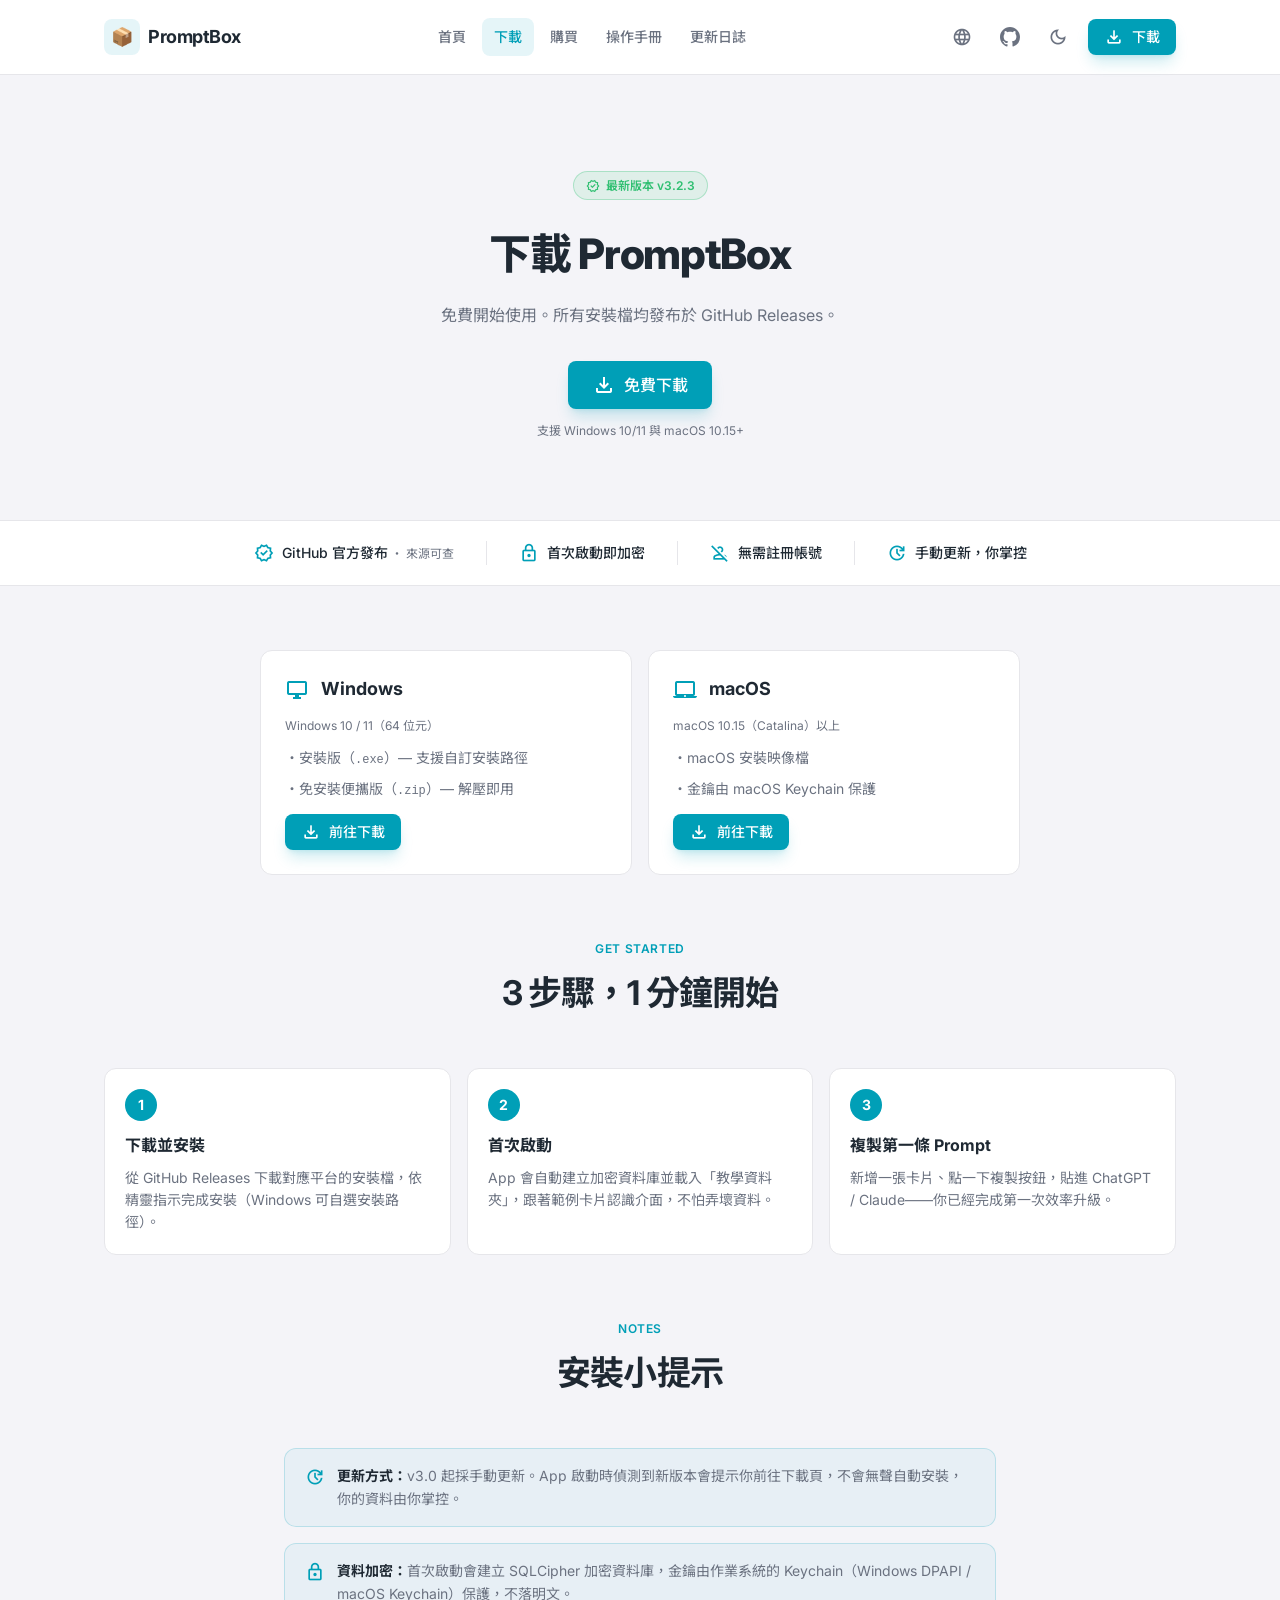
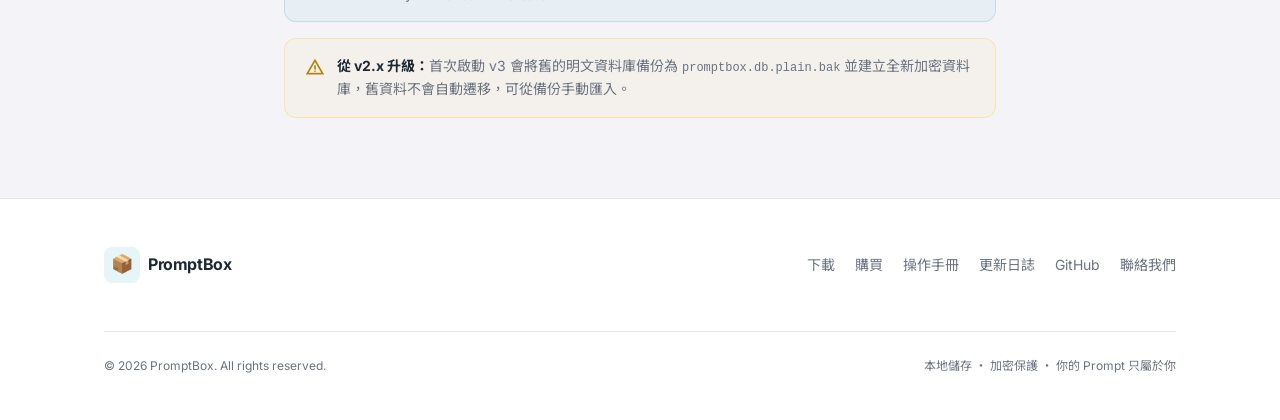
<file: download.html>
<!DOCTYPE html>
<html lang="zh-Hant">
<head>
  <meta charset="UTF-8">
  <meta name="viewport" content="width=device-width, initial-scale=1.0">
  <title>下載 PromptBox — Windows / macOS</title>
  <meta name="description" content="免費下載 PromptBox v3.2.3，支援 Windows 10/11 與 macOS 10.15+。提供安裝版與免安裝便攜版。">
  <script>
    (function () {
      try {
        var t = localStorage.getItem("pb-theme");
        if (t === "dark" || (!t && window.matchMedia("(prefers-color-scheme: dark)").matches)) {
          document.documentElement.classList.add("dark");
        }
      } catch (e) {}
    })();
  </script>
  <link rel="preconnect" href="https://fonts.googleapis.com">
  <link rel="preconnect" href="https://fonts.gstatic.com" crossorigin>
  <link href="https://fonts.googleapis.com/css2?family=Inter:wght@400;500;600;700;800&family=Noto+Sans+TC:wght@400;500;700&display=swap" rel="stylesheet">
  <link href="https://fonts.googleapis.com/css2?family=Material+Symbols+Outlined:opsz,wght,FILL,GRAD@20..48,100..700,0..1,-50..200" rel="stylesheet">
  <link rel="stylesheet" href="css/style.css">
</head>
<body>
  <a class="skip-link" href="#main">跳至主要內容</a>

  <header class="navbar">
    <div class="navbar-inner">
      <a class="brand" href="index.html" aria-label="PromptBox 首頁">
        <span class="logo-mark" aria-hidden="true">📦</span>
        <span>PromptBox</span>
      </a>
      <nav aria-label="主導覽">
        <ul class="nav-links">
          <li><a href="index.html">首頁</a></li>
          <li><a href="download.html" aria-current="page">下載</a></li>
          <li><a href="pricing.html">購買</a></li>
          <li><a href="docs.html">操作手冊</a></li>
          <li><a href="changelog.html">更新日誌</a></li>
        </ul>
      </nav>
      <div class="nav-actions">
        <button class="nav-icon-btn" type="button" aria-label="切換語言">
          <span class="material-symbols-outlined">language</span>
        </button>
        <a class="nav-icon-btn" href="https://github.com/tsa206531/PromptBox" target="_blank" rel="noopener" aria-label="GitHub 專案頁">
          <svg viewBox="0 0 16 16" aria-hidden="true"><path fill="currentColor" fill-rule="evenodd" d="M8 0C3.58 0 0 3.58 0 8c0 3.54 2.29 6.53 5.47 7.59.4.07.55-.17.55-.38 0-.19-.01-.82-.01-1.49-2.01.37-2.53-.49-2.69-.94-.09-.23-.48-.94-.82-1.13-.28-.15-.68-.52-.01-.53.63-.01 1.08.58 1.23.82.72 1.21 1.87.87 2.33.66.07-.52.28-.87.51-1.07-1.78-.2-3.64-.89-3.64-3.95 0-.87.31-1.59.82-2.15-.08-.2-.36-1.02.08-2.12 0 0 .67-.21 2.2.82.64-.18 1.32-.27 2-.27.68 0 1.36.09 2 .27 1.53-1.04 2.2-.82 2.2-.82.44 1.1.16 1.92.08 2.12.51.56.82 1.27.82 2.15 0 3.07-1.87 3.75-3.65 3.95.29.25.54.73.54 1.48 0 1.07-.01 1.93-.01 2.2 0 .21.15.46.55.38A8.01 8.01 0 0 0 16 8c0-4.42-3.58-8-8-8z" clip-rule="evenodd"/></svg>
        </a>
        <button class="theme-toggle" type="button" aria-label="切換日夜間模式">
          <span class="material-symbols-outlined icon-light">dark_mode</span>
          <span class="material-symbols-outlined icon-dark">light_mode</span>
        </button>
        <a class="btn btn-primary btn-nav-cta" href="https://github.com/tsa206531/PromptBox/releases">
          <span class="material-symbols-outlined">download</span>下載
        </a>
        <button class="nav-burger" type="button" aria-label="開啟選單" aria-expanded="false">
          <span class="material-symbols-outlined">menu</span>
        </button>
      </div>
    </div>
  </header>

  <main id="main">
    <!-- 下載首屏：OS 偵測一鍵下載 -->
    <section class="dl-hero">
      <div class="container">
        <span class="version-badge"><span class="material-symbols-outlined" style="font-size:14px" aria-hidden="true">new_releases</span>最新版本 v3.2.3</span>
        <h1>下載 PromptBox</h1>
        <p>免費開始使用。所有安裝檔均發布於 GitHub Releases。</p>
        <a class="btn btn-primary btn-lg" data-os-cta href="https://github.com/tsa206531/PromptBox/releases">
          <span class="material-symbols-outlined">download</span>
          <span data-os-label>免費下載</span>
        </a>
        <p style="margin-top:12px;font-size:12px;color:rgb(var(--color-text-secondary))" data-os-note>支援 Windows 10/11 與 macOS 10.15+</p>
      </div>
    </section>

    <!-- 下載安全信任列：正面回應「安裝安不安全」的焦慮 -->
    <section class="trust-bar">
      <div class="container trust-bar-inner reveal">
        <div class="trust-item">
          <span class="material-symbols-outlined" aria-hidden="true">verified</span>
          <span>GitHub 官方發布<span class="trust-sub"> ・ 來源可查</span></span>
        </div>
        <span class="trust-divider" aria-hidden="true"></span>
        <div class="trust-item">
          <span class="material-symbols-outlined" aria-hidden="true">lock</span>
          <span>首次啟動即加密</span>
        </div>
        <span class="trust-divider" aria-hidden="true"></span>
        <div class="trust-item">
          <span class="material-symbols-outlined" aria-hidden="true">person_off</span>
          <span>無需註冊帳號</span>
        </div>
        <span class="trust-divider" aria-hidden="true"></span>
        <div class="trust-item">
          <span class="material-symbols-outlined" aria-hidden="true">update</span>
          <span>手動更新，你掌控</span>
        </div>
      </div>
    </section>

    <!-- 平台卡片 -->
    <section class="section" style="padding-top:var(--space-16)">
      <div class="container">
        <div class="dl-platforms">
          <div class="card dl-card reveal" data-platform="win">
            <div class="dl-os"><span class="material-symbols-outlined" aria-hidden="true">desktop_windows</span>Windows</div>
            <p class="dl-req">Windows 10 / 11（64 位元）</p>
            <ul style="list-style:none;display:grid;gap:8px;font-size:14px;color:rgb(var(--color-text-secondary))">
              <li>・安裝版（<code style="font-family:var(--font-mono);font-size:12px">.exe</code>）— 支援自訂安裝路徑</li>
              <li>・免安裝便攜版（<code style="font-family:var(--font-mono);font-size:12px">.zip</code>）— 解壓即用</li>
            </ul>
            <div class="dl-actions">
              <a class="btn btn-primary" href="https://github.com/tsa206531/PromptBox/releases" target="_blank" rel="noopener">
                <span class="material-symbols-outlined">download</span>前往下載
              </a>
            </div>
          </div>
          <div class="card dl-card reveal" data-platform="mac">
            <div class="dl-os"><span class="material-symbols-outlined" aria-hidden="true">laptop_mac</span>macOS</div>
            <p class="dl-req">macOS 10.15（Catalina）以上</p>
            <ul style="list-style:none;display:grid;gap:8px;font-size:14px;color:rgb(var(--color-text-secondary))">
              <li>・macOS 安裝映像檔</li>
              <li>・金鑰由 macOS Keychain 保護</li>
            </ul>
            <div class="dl-actions">
              <a class="btn btn-primary" href="https://github.com/tsa206531/PromptBox/releases" target="_blank" rel="noopener">
                <span class="material-symbols-outlined">download</span>前往下載
              </a>
            </div>
          </div>
        </div>
      </div>
    </section>

    <!-- 3 步驟：縮短「啊哈時刻」距離 -->
    <section class="section" style="padding-top:0">
      <div class="container">
        <div class="section-head reveal">
          <span class="overline">Get Started</span>
          <h2>3 步驟，1 分鐘開始</h2>
        </div>
        <div class="steps">
          <div class="card step-card reveal">
            <div class="step-num" aria-hidden="true">1</div>
            <h3>下載並安裝</h3>
            <p>從 GitHub Releases 下載對應平台的安裝檔，依精靈指示完成安裝（Windows 可自選安裝路徑）。</p>
          </div>
          <div class="card step-card reveal">
            <div class="step-num" aria-hidden="true">2</div>
            <h3>首次啟動</h3>
            <p>App 會自動建立加密資料庫並載入「教學資料夾」，跟著範例卡片認識介面，不怕弄壞資料。</p>
          </div>
          <div class="card step-card reveal">
            <div class="step-num" aria-hidden="true">3</div>
            <h3>複製第一條 Prompt</h3>
            <p>新增一張卡片、點一下複製按鈕，貼進 ChatGPT / Claude——你已經完成第一次效率升級。</p>
          </div>
        </div>
      </div>
    </section>

    <!-- 安裝提示 -->
    <section class="section" style="padding-top:0">
      <div class="container" style="max-width:760px">
        <div class="section-head reveal">
          <span class="overline">Notes</span>
          <h2>安裝小提示</h2>
        </div>
        <div class="reveal">
          <div class="notice notice-info">
            <span class="material-symbols-outlined" aria-hidden="true">update</span>
            <p><strong>更新方式：</strong>v3.0 起採手動更新。App 啟動時偵測到新版本會提示你前往下載頁，不會無聲自動安裝，你的資料由你掌控。</p>
          </div>
          <div class="notice notice-info">
            <span class="material-symbols-outlined" aria-hidden="true">lock</span>
            <p><strong>資料加密：</strong>首次啟動會建立 SQLCipher 加密資料庫，金鑰由作業系統的 Keychain（Windows DPAPI / macOS Keychain）保護，不落明文。</p>
          </div>
          <div class="notice notice-warning">
            <span class="material-symbols-outlined" aria-hidden="true">warning</span>
            <p><strong>從 v2.x 升級：</strong>首次啟動 v3 會將舊的明文資料庫備份為 <code style="font-family:var(--font-mono);font-size:12px">promptbox.db.plain.bak</code> 並建立全新加密資料庫，舊資料不會自動遷移，可從備份手動匯入。</p>
          </div>
        </div>
      </div>
    </section>
  </main>

  <footer class="footer">
    <div class="container footer-inner">
      <a class="brand" href="index.html"><span class="logo-mark" aria-hidden="true">📦</span><span>PromptBox</span></a>
      <ul class="footer-links">
        <li><a href="download.html">下載</a></li>
        <li><a href="pricing.html">購買</a></li>
        <li><a href="docs.html">操作手冊</a></li>
        <li><a href="changelog.html">更新日誌</a></li>
        <li><a href="https://github.com/tsa206531/PromptBox" target="_blank" rel="noopener">GitHub</a></li>
        <li><a href="mailto:test1234@google.com">聯絡我們</a></li>
      </ul>
      <div class="copyright">
        <span>© 2026 PromptBox. All rights reserved.</span>
        <span>本地儲存 ・ 加密保護 ・ 你的 Prompt 只屬於你</span>
      </div>
    </div>
  </footer>

  <script src="js/main.js"></script>
</body>
</html>
</file>
<file: css/style.css>
/* ============================================================
   PromptBox 官方網站 — 全站樣式
   設計 Token 來源：design/Design System.md §5.3（純 CSS Variables 移植）
   核心公理：單一品牌青 + 透明度階(5/10/20/50%)、1px 邊框、
   8px 控件圓角 / 12px 容器圓角、4px 網格、CTA 用品牌色 20% 陰影
   ============================================================ */

/* ===== Design Tokens ===== */
:root {
  /* Color (RGB channel 格式，透明度可自由組合) */
  --color-primary: 0 159 183;
  --color-primary-hover: 0 127 147;
  --color-bg-main: 244 244 248;
  --color-bg-sidebar: 255 255 255;
  --color-bg-card: 255 255 255;
  --color-border-light: 230 230 234;
  --color-text-main: 31 41 51;
  --color-text-secondary: 107 114 128;
  --color-btn-secondary: 217 238 242;
  --color-status-success: 47 191 113;
  --color-status-warning: 254 215 102;
  --color-status-error: 254 74 73;

  /* Typography */
  --font-display: "Inter", "Noto Sans TC", sans-serif;
  --font-mono: ui-monospace, "Cascadia Code", "Source Code Pro", Menlo, Consolas, monospace;
  --text-micro: 10px;
  --text-caption: 12px;
  --text-body: 14px;
  --text-heading: 18px;
  --tracking-overline: 0.05em;
  --tracking-tight: -0.025em;

  /* Spacing (4px grid) */
  --space-1: 4px;  --space-1-5: 6px; --space-2: 8px;
  --space-3: 12px; --space-4: 16px;  --space-5: 20px;
  --space-6: 24px; --space-8: 32px;  --space-12: 48px;
  --space-16: 64px; --space-24: 96px;

  /* Geometry */
  --radius-sm: 4px; --radius-md: 6px; --radius-lg: 8px;
  --radius-xl: 12px; --radius-full: 9999px;
  --border-w: 1px;

  /* Elevation */
  --shadow-surface: 0 1px 2px 0 rgb(0 0 0 / 0.05);
  --shadow-hover: 0 4px 6px -1px rgb(0 0 0 / 0.1), 0 2px 4px -2px rgb(0 0 0 / 0.1);
  --shadow-brand-cta: 0 10px 15px -3px rgb(var(--color-primary) / 0.2),
                      0 4px 6px -4px rgb(var(--color-primary) / 0.2);
  --shadow-modal: 0 25px 50px -12px rgb(0 0 0 / 0.25);
  --z-sticky: 10;

  /* Motion */
  --duration-fast: 150ms; --duration-base: 200ms; --duration-enter: 300ms;

  /* Layout */
  --nav-height: 75px;
  --container-max: 1120px;
}

.dark {
  --color-primary: 43 176 201;
  --color-primary-hover: 78 198 219;
  --color-bg-main: 15 23 42;
  --color-bg-sidebar: 13 18 28;
  --color-bg-card: 17 24 39;
  --color-border-light: 31 41 55;
  --color-text-main: 229 231 235;
  --color-text-secondary: 156 163 175;
  --color-btn-secondary: 31 41 55;
  --color-status-success: 74 222 128;
  --color-status-warning: 250 204 21;
  --color-status-error: 248 113 113;
}

/* ===== Reset & Base ===== */
*, *::before, *::after { box-sizing: border-box; margin: 0; padding: 0; }

html { scroll-behavior: smooth; scroll-padding-top: calc(var(--nav-height) + 16px); }

body {
  font-family: var(--font-display);
  font-size: 16px;
  line-height: 1.6;
  color: rgb(var(--color-text-main));
  background: rgb(var(--color-bg-main));
  transition: background-color var(--duration-base), color var(--duration-base);
  -webkit-font-smoothing: antialiased;
}

::selection { background: rgb(var(--color-primary) / 0.3); }

img { max-width: 100%; display: block; }
a { color: rgb(var(--color-primary)); text-decoration: none; }
a:hover { color: rgb(var(--color-primary-hover)); }

.material-symbols-outlined {
  font-variation-settings: "FILL" 0, "wght" 400, "GRAD" 0, "opsz" 24;
  font-size: 20px;
  vertical-align: middle;
}

/* Skip link (a11y) */
.skip-link {
  position: absolute; left: -9999px; top: 0;
  background: rgb(var(--color-primary)); color: #fff;
  padding: var(--space-2) var(--space-4); border-radius: var(--radius-lg);
  z-index: 200;
}
.skip-link:focus { left: var(--space-4); top: var(--space-4); color: #fff; }

.container {
  max-width: var(--container-max);
  margin: 0 auto;
  padding: 0 var(--space-6);
}

/* ===== Buttons ===== */
.btn {
  display: inline-flex; align-items: center; justify-content: center;
  gap: var(--space-2);
  border: none; cursor: pointer;
  border-radius: var(--radius-lg);
  font: 500 var(--text-body) / 1.25 var(--font-display);
  padding: var(--space-2) var(--space-4);
  transition: all var(--duration-fast);
  outline: none;
  white-space: nowrap;
}
.btn:focus-visible { box-shadow: 0 0 0 2px rgb(var(--color-primary) / 0.5); }
.btn:disabled { opacity: 0.5; cursor: not-allowed; }

.btn-primary {
  background: rgb(var(--color-primary));
  color: #fff;
  box-shadow: var(--shadow-brand-cta);
}
.btn-primary:hover { background: rgb(var(--color-primary-hover)); color: #fff; }

.btn-secondary {
  background: rgb(var(--color-bg-card));
  border: var(--border-w) solid rgb(var(--color-border-light));
  color: rgb(var(--color-text-main));
}
.btn-secondary:hover { border-color: rgb(var(--color-primary) / 0.5); color: rgb(var(--color-text-main)); }

.btn-ghost {
  background: transparent;
  color: rgb(var(--color-text-secondary));
}
.btn-ghost:hover { background: rgb(var(--color-text-main) / 0.05); color: rgb(var(--color-text-main)); }

.btn-lg { padding: var(--space-3) var(--space-6); font-size: 16px; }
.btn-lg .material-symbols-outlined { font-size: 24px; }

/* ===== Navbar ===== */
.navbar {
  position: sticky; top: 0; z-index: var(--z-sticky);
  height: var(--nav-height);
  background: rgb(var(--color-bg-sidebar));
  border-bottom: var(--border-w) solid rgb(var(--color-border-light));
  transition: background-color var(--duration-base);
}
.navbar-inner {
  max-width: var(--container-max); margin: 0 auto;
  height: 100%; padding: 0 var(--space-6);
  display: flex; align-items: center; justify-content: space-between;
  gap: var(--space-4);
}
.brand {
  display: flex; align-items: center; gap: var(--space-2);
  font-size: var(--text-heading); font-weight: 700;
  letter-spacing: var(--tracking-tight);
  color: rgb(var(--color-text-main));
}
.brand:hover { color: rgb(var(--color-text-main)); }
.brand .logo-mark {
  width: 36px; height: 36px; border-radius: var(--radius-lg);
  background: rgb(var(--color-primary) / 0.1);
  display: inline-flex; align-items: center; justify-content: center;
  font-size: 18px;
}
.nav-links { display: flex; align-items: center; gap: var(--space-1); list-style: none; }
.nav-links a {
  display: block;
  padding: var(--space-2) var(--space-3);
  border-radius: var(--radius-lg);
  font-size: var(--text-body); font-weight: 500;
  color: rgb(var(--color-text-secondary));
  transition: all var(--duration-fast);
}
.nav-links a:hover { background: rgb(var(--color-text-main) / 0.05); color: rgb(var(--color-text-main)); }
.nav-links a[aria-current="page"] {
  background: rgb(var(--color-primary) / 0.1);
  color: rgb(var(--color-primary));
}
.nav-actions { display: flex; align-items: center; gap: var(--space-3); }

.theme-toggle, .nav-burger, .nav-icon-btn {
  width: 36px; height: 36px;
  display: inline-flex; align-items: center; justify-content: center;
  background: transparent; border: none; cursor: pointer;
  border-radius: var(--radius-lg);
  color: rgb(var(--color-text-secondary));
  transition: all var(--duration-fast);
}
.theme-toggle:hover, .nav-burger:hover, .nav-icon-btn:hover {
  background: rgb(var(--color-text-main) / 0.05);
  color: rgb(var(--color-text-main));
}
.nav-icon-btn svg { display: block; width: 20px; height: 20px; }
.theme-toggle .icon-dark, .dark .theme-toggle .icon-light { display: none; }
.dark .theme-toggle .icon-dark { display: inline-block; }
.nav-burger { display: none; }

/* ===== Hero ===== */
.hero { padding: var(--space-24) 0 var(--space-16); overflow: hidden; }
.hero-grid {
  display: grid; grid-template-columns: 1fr 1fr;
  gap: var(--space-12); align-items: center;
}
.hero .eyebrow {
  display: inline-flex; align-items: center; gap: var(--space-1-5);
  font-size: var(--text-caption); font-weight: 600;
  letter-spacing: var(--tracking-overline); text-transform: uppercase;
  color: rgb(var(--color-primary));
  background: rgb(var(--color-primary) / 0.1);
  border: var(--border-w) solid rgb(var(--color-primary) / 0.2);
  padding: var(--space-1) var(--space-3);
  border-radius: var(--radius-full);
  margin-bottom: var(--space-5);
}
.hero h1 {
  font-size: clamp(32px, 4.5vw, 52px);
  line-height: 1.15; font-weight: 800;
  letter-spacing: var(--tracking-tight);
  margin-bottom: var(--space-5);
}
.hero h1 .accent { color: rgb(var(--color-primary)); }
.hero .sub {
  font-size: 17px; color: rgb(var(--color-text-secondary));
  margin-bottom: var(--space-8); max-width: 46ch;
}
.hero-cta { display: flex; flex-wrap: wrap; gap: var(--space-3); align-items: center; }
.hero-cta .cta-note {
  width: 100%; font-size: var(--text-caption);
  color: rgb(var(--color-text-secondary)); margin-top: var(--space-2);
}
.hero-shot {
  border-radius: var(--radius-xl);
  border: var(--border-w) solid rgb(var(--color-border-light));
  box-shadow: var(--shadow-brand-cta);
  overflow: hidden;
  background: rgb(var(--color-bg-card));
}

/* ===== Sections ===== */
.section { padding: var(--space-16) 0; }
.section-head { text-align: center; max-width: 620px; margin: 0 auto var(--space-12); }
.section-head .overline {
  font-size: var(--text-caption); font-weight: 600;
  letter-spacing: var(--tracking-overline); text-transform: uppercase;
  color: rgb(var(--color-primary));
  display: block; margin-bottom: var(--space-2);
}
.section-head h2 {
  font-size: clamp(24px, 3vw, 34px); font-weight: 700;
  letter-spacing: var(--tracking-tight);
  margin-bottom: var(--space-3);
}
.section-head p { color: rgb(var(--color-text-secondary)); }

/* ===== Cards ===== */
.card {
  background: rgb(var(--color-bg-card));
  border: var(--border-w) solid rgb(var(--color-border-light));
  border-radius: var(--radius-xl);
  padding: var(--space-5);
  transition: all var(--duration-fast);
}
.card:hover { border-color: rgb(var(--color-primary) / 0.5); box-shadow: var(--shadow-hover); }

.feature-grid {
  display: grid; grid-template-columns: repeat(4, 1fr);
  gap: var(--space-4);
}
.feature-grid.cols-3 { grid-template-columns: repeat(3, 1fr); }
.feature-card .feature-icon {
  width: 48px; height: 48px; border-radius: var(--radius-full);
  background: rgb(var(--color-primary) / 0.1);
  display: flex; align-items: center; justify-content: center;
  font-size: 24px; margin-bottom: var(--space-4);
}
.feature-card h3 { font-size: 16px; font-weight: 700; margin-bottom: var(--space-2); }
.feature-card p { font-size: var(--text-body); color: rgb(var(--color-text-secondary)); }

/* 截圖展示列 */
.showcase {
  display: grid; grid-template-columns: 1fr 1fr;
  gap: var(--space-12); align-items: center;
  padding: var(--space-8) 0;
}
.showcase + .showcase { border-top: var(--border-w) solid rgb(var(--color-border-light)); }
.showcase.reverse .showcase-text { order: 2; }
.showcase h3 { font-size: 22px; font-weight: 700; margin-bottom: var(--space-3); letter-spacing: var(--tracking-tight); }
.showcase p { color: rgb(var(--color-text-secondary)); margin-bottom: var(--space-4); }
.showcase ul { list-style: none; display: grid; gap: var(--space-2); }
.showcase li {
  display: flex; gap: var(--space-2); align-items: flex-start;
  font-size: var(--text-body); color: rgb(var(--color-text-secondary));
}
.showcase li .material-symbols-outlined {
  color: rgb(var(--color-status-success)); font-size: 18px; margin-top: 3px; flex: none;
}
.showcase-img {
  border-radius: var(--radius-xl);
  border: var(--border-w) solid rgb(var(--color-border-light));
  box-shadow: var(--shadow-hover);
  overflow: hidden;
}

/* ===== Tabs (Use Cases) ===== */
.tabs { display: flex; justify-content: center; gap: var(--space-2); margin-bottom: var(--space-8); flex-wrap: wrap; }
.tab-btn {
  padding: var(--space-2) var(--space-4);
  border-radius: var(--radius-lg);
  border: var(--border-w) solid transparent;
  background: transparent; cursor: pointer;
  font: 500 var(--text-body) / 1.25 var(--font-display);
  color: rgb(var(--color-text-secondary));
  transition: all var(--duration-fast);
}
.tab-btn:hover { background: rgb(var(--color-text-main) / 0.05); color: rgb(var(--color-text-main)); }
.tab-btn[aria-selected="true"] {
  background: rgb(var(--color-primary) / 0.1);
  border-color: rgb(var(--color-primary) / 0.2);
  color: rgb(var(--color-primary));
}
.tab-panel { display: none; }
.tab-panel.active { display: grid; grid-template-columns: repeat(3, 1fr); gap: var(--space-4); }
.usecase-card h4 {
  display: flex; align-items: center; gap: var(--space-2);
  font-size: var(--text-body); font-weight: 700; margin-bottom: var(--space-2);
}
.usecase-card h4 .material-symbols-outlined { color: rgb(var(--color-primary)); }
.usecase-card p { font-size: var(--text-caption); color: rgb(var(--color-text-secondary)); }
.usecase-card code {
  font-family: var(--font-mono); font-size: 11px;
  background: rgb(var(--color-bg-main));
  border: var(--border-w) solid rgb(var(--color-border-light));
  border-radius: var(--radius-sm); padding: 1px 5px;
}

/* ===== Bottom CTA ===== */
.bottom-cta {
  text-align: center;
  background: rgb(var(--color-bg-card));
  border-top: var(--border-w) solid rgb(var(--color-border-light));
  border-bottom: var(--border-w) solid rgb(var(--color-border-light));
  padding: var(--space-24) 0;
}
.bottom-cta h2 {
  font-size: clamp(26px, 3.4vw, 38px); font-weight: 800;
  letter-spacing: var(--tracking-tight); margin-bottom: var(--space-4);
}
.bottom-cta p { color: rgb(var(--color-text-secondary)); margin-bottom: var(--space-8); }

/* ===== Footer ===== */
.footer {
  background: rgb(var(--color-bg-sidebar));
  border-top: var(--border-w) solid rgb(var(--color-border-light));
  padding: var(--space-12) 0;
}
.footer-inner {
  display: flex; flex-wrap: wrap; gap: var(--space-6);
  align-items: center; justify-content: space-between;
}
.footer .brand { font-size: 16px; }
.footer-links { display: flex; flex-wrap: wrap; gap: var(--space-5); list-style: none; }
.footer-links a { font-size: var(--text-body); color: rgb(var(--color-text-secondary)); }
.footer-links a:hover { color: rgb(var(--color-primary)); }
.footer .copyright {
  width: 100%; margin-top: var(--space-6); padding-top: var(--space-6);
  border-top: var(--border-w) solid rgb(var(--color-border-light));
  font-size: var(--text-caption); color: rgb(var(--color-text-secondary));
  display: flex; flex-wrap: wrap; gap: var(--space-3); justify-content: space-between;
}

/* ===== Download Page ===== */
.dl-hero { text-align: center; padding: var(--space-24) 0 var(--space-12); }
.dl-hero h1 { font-size: clamp(28px, 4vw, 42px); font-weight: 800; letter-spacing: var(--tracking-tight); margin-bottom: var(--space-4); }
.dl-hero p { color: rgb(var(--color-text-secondary)); margin-bottom: var(--space-8); }
.version-badge {
  display: inline-flex; align-items: center; gap: var(--space-1-5);
  font-size: var(--text-caption); font-weight: 600;
  color: rgb(var(--color-status-success));
  background: rgb(var(--color-status-success) / 0.1);
  border: var(--border-w) solid rgb(var(--color-status-success) / 0.3);
  padding: var(--space-1) var(--space-3); border-radius: var(--radius-full);
  margin-bottom: var(--space-5);
}
.dl-platforms {
  display: grid; grid-template-columns: 1fr 1fr; gap: var(--space-4);
  max-width: 760px; margin: 0 auto;
}
.dl-card { text-align: left; display: flex; flex-direction: column; gap: var(--space-3); padding: var(--space-6); }
.dl-card .dl-os {
  display: flex; align-items: center; gap: var(--space-3);
  font-size: var(--text-heading); font-weight: 700;
}
.dl-card .dl-os .material-symbols-outlined { font-size: 24px; color: rgb(var(--color-primary)); }
.dl-card .dl-req { font-size: var(--text-caption); color: rgb(var(--color-text-secondary)); }
.dl-card .dl-actions { display: flex; flex-wrap: wrap; gap: var(--space-2); margin-top: auto; }
.dl-card.recommended { border-color: rgb(var(--color-primary) / 0.5); box-shadow: var(--shadow-brand-cta); }

.steps { display: grid; grid-template-columns: repeat(3, 1fr); gap: var(--space-4); }
.step-card { position: relative; }
.step-card .step-num {
  width: 32px; height: 32px; border-radius: var(--radius-full);
  background: rgb(var(--color-primary)); color: #fff;
  display: flex; align-items: center; justify-content: center;
  font-size: var(--text-body); font-weight: 700; margin-bottom: var(--space-3);
}
.step-card h3 { font-size: 16px; font-weight: 700; margin-bottom: var(--space-2); }
.step-card p { font-size: var(--text-body); color: rgb(var(--color-text-secondary)); }

/* ===== Notice / Callout ===== */
.notice {
  display: flex; gap: var(--space-3); align-items: flex-start;
  border-radius: var(--radius-xl);
  border: var(--border-w) solid rgb(var(--color-border-light));
  background: rgb(var(--color-bg-card));
  padding: var(--space-4) var(--space-5);
  font-size: var(--text-body);
  margin: var(--space-4) 0;
}
.notice .material-symbols-outlined { flex: none; margin-top: 2px; }
.notice p { color: rgb(var(--color-text-secondary)); }
.notice strong { color: rgb(var(--color-text-main)); }
.notice-info { border-color: rgb(var(--color-primary) / 0.2); background: rgb(var(--color-primary) / 0.05); }
.notice-info .material-symbols-outlined { color: rgb(var(--color-primary)); }
.notice-warning { border-color: rgb(var(--color-status-warning) / 0.5); background: rgb(var(--color-status-warning) / 0.08); }
.notice-warning .material-symbols-outlined { color: rgb(180 130 10); }
.dark .notice-warning .material-symbols-outlined { color: rgb(var(--color-status-warning)); }
.notice-danger { border-color: rgb(var(--color-status-error) / 0.4); background: rgb(var(--color-status-error) / 0.06); }
.notice-danger .material-symbols-outlined { color: rgb(var(--color-status-error)); }
.notice-danger strong { color: rgb(var(--color-status-error)); }

/* ===== Pricing Page ===== */
.pricing-grid {
  display: grid; grid-template-columns: repeat(3, 1fr);
  gap: var(--space-4); align-items: stretch;
}
.price-card { display: flex; flex-direction: column; gap: var(--space-4); padding: var(--space-6); position: relative; }
.price-card .plan-name { font-size: var(--text-heading); font-weight: 700; }
.price-card .plan-desc { font-size: var(--text-body); color: rgb(var(--color-text-secondary)); min-height: 42px; }
.price-card .plan-price { font-size: 40px; font-weight: 800; letter-spacing: var(--tracking-tight); line-height: 1; }
.price-card .plan-price .unit { font-size: var(--text-body); font-weight: 500; color: rgb(var(--color-text-secondary)); }
.price-card ul { list-style: none; display: grid; gap: var(--space-2); flex: 1; }
.price-card li {
  display: flex; gap: var(--space-2); align-items: flex-start;
  font-size: var(--text-body); color: rgb(var(--color-text-secondary));
}
.price-card li .material-symbols-outlined { font-size: 18px; margin-top: 3px; flex: none; color: rgb(var(--color-status-success)); }
.price-card li.muted { opacity: 0.55; }
.price-card li.muted .material-symbols-outlined { color: rgb(var(--color-text-secondary)); }
.price-card .btn { width: 100%; }

.price-card.highlight {
  border-color: rgb(var(--color-primary) / 0.5);
  box-shadow: var(--shadow-brand-cta);
}
.plan-badge {
  position: absolute; top: calc(-1 * var(--space-3)); left: 50%; transform: translateX(-50%);
  background: rgb(var(--color-primary)); color: #fff;
  font-size: var(--text-caption); font-weight: 600;
  padding: var(--space-1) var(--space-3); border-radius: var(--radius-full);
  letter-spacing: var(--tracking-overline);
  white-space: nowrap;
}
.price-card.coming-soon { border-style: dashed; }
.price-card.coming-soon:hover { border-color: rgb(var(--color-border-light)); box-shadow: none; }
.plan-soon-badge {
  display: inline-flex; align-self: flex-start;
  font-size: var(--text-micro); font-weight: 700;
  color: rgb(var(--color-text-secondary));
  background: rgb(var(--color-text-main) / 0.05);
  border: var(--border-w) solid rgb(var(--color-border-light));
  padding: 2px var(--space-2); border-radius: var(--radius-md);
  text-transform: uppercase; letter-spacing: var(--tracking-overline);
}

/* 對照表 */
.compare-wrap { overflow-x: auto; border-radius: var(--radius-xl); border: var(--border-w) solid rgb(var(--color-border-light)); }
.compare {
  width: 100%; border-collapse: collapse;
  background: rgb(var(--color-bg-card));
  font-size: var(--text-body);
  min-width: 520px;
}
.compare th, .compare td {
  padding: var(--space-3) var(--space-5);
  border-bottom: var(--border-w) solid rgb(var(--color-border-light));
  text-align: center;
}
.compare th { font-weight: 700; }
.compare tbody tr:last-child td { border-bottom: none; }
.compare td:first-child, .compare th:first-child { text-align: left; }
.compare td:first-child { color: rgb(var(--color-text-secondary)); }
.compare .yes { color: rgb(var(--color-status-success)); }
.compare .no { color: rgb(var(--color-text-secondary)); opacity: 0.5; }
.compare thead th { background: rgb(var(--color-primary) / 0.05); }

/* FAQ */
.faq { max-width: 720px; margin: 0 auto; display: grid; gap: var(--space-3); }
.faq details {
  background: rgb(var(--color-bg-card));
  border: var(--border-w) solid rgb(var(--color-border-light));
  border-radius: var(--radius-xl);
  padding: var(--space-4) var(--space-5);
  transition: border-color var(--duration-fast);
}
.faq details[open] { border-color: rgb(var(--color-primary) / 0.5); }
.faq summary {
  cursor: pointer; font-weight: 600; font-size: 15px;
  list-style: none; display: flex; justify-content: space-between; align-items: center; gap: var(--space-3);
}
.faq summary::-webkit-details-marker { display: none; }
.faq summary::after {
  content: "expand_more"; font-family: "Material Symbols Outlined";
  color: rgb(var(--color-text-secondary));
  transition: transform var(--duration-base);
}
.faq details[open] summary::after { transform: rotate(180deg); }
.faq details p { margin-top: var(--space-3); font-size: var(--text-body); color: rgb(var(--color-text-secondary)); }

/* ===== Docs Page ===== */
.docs-layout {
  display: grid; grid-template-columns: 256px 1fr;
  gap: var(--space-12);
  padding: var(--space-8) 0 var(--space-16);
  align-items: start;
}
.docs-sidebar {
  position: sticky; top: calc(var(--nav-height) + var(--space-6));
  display: flex; flex-direction: column; gap: var(--space-6);
}
.docs-sidebar .docs-group-title {
  font-size: var(--text-caption); font-weight: 600;
  letter-spacing: var(--tracking-overline); text-transform: uppercase;
  color: rgb(var(--color-text-secondary));
  padding: 0 var(--space-3); margin-bottom: var(--space-2);
}
.docs-sidebar nav ul { list-style: none; display: grid; gap: 2px; }
.docs-sidebar nav a {
  display: flex; align-items: center; gap: var(--space-2);
  padding: var(--space-2) var(--space-3);
  border-radius: var(--radius-lg);
  border: var(--border-w) solid transparent;
  font-size: var(--text-body); font-weight: 500;
  color: rgb(var(--color-text-secondary));
  transition: all var(--duration-fast);
}
.docs-sidebar nav a .material-symbols-outlined { font-size: 18px; }
.docs-sidebar nav a:hover { background: rgb(var(--color-text-main) / 0.05); color: rgb(var(--color-text-main)); }
.docs-sidebar nav a.active {
  background: rgb(var(--color-primary) / 0.1);
  border-color: rgb(var(--color-primary) / 0.2);
  color: rgb(var(--color-primary));
}

.docs-content { min-width: 0; max-width: 760px; }
.docs-content section { margin-bottom: var(--space-16); scroll-margin-top: calc(var(--nav-height) + var(--space-6)); }
.docs-content h1 {
  font-size: clamp(28px, 3.5vw, 36px); font-weight: 800;
  letter-spacing: var(--tracking-tight); margin-bottom: var(--space-3);
}
.docs-content .docs-lead { color: rgb(var(--color-text-secondary)); margin-bottom: var(--space-8); font-size: 16px; }
.docs-content h2 {
  font-size: 24px; font-weight: 700; letter-spacing: var(--tracking-tight);
  padding-bottom: var(--space-3); margin-bottom: var(--space-5);
  border-bottom: var(--border-w) solid rgb(var(--color-border-light));
  display: flex; align-items: center; gap: var(--space-2);
}
.docs-content h2 .material-symbols-outlined { color: rgb(var(--color-primary)); font-size: 24px; }
.docs-content h3 { font-size: 17px; font-weight: 700; margin: var(--space-6) 0 var(--space-3); }
.docs-content p { font-size: 15px; color: rgb(var(--color-text-secondary)); margin-bottom: var(--space-3); }
.docs-content p strong, .docs-content li strong { color: rgb(var(--color-text-main)); }
.docs-content ul, .docs-content ol { padding-left: var(--space-6); margin-bottom: var(--space-4); }
.docs-content li { font-size: 15px; color: rgb(var(--color-text-secondary)); margin-bottom: var(--space-1-5); }
.docs-content code {
  font-family: var(--font-mono); font-size: 13px;
  background: rgb(var(--color-primary) / 0.08);
  color: rgb(var(--color-primary));
  border-radius: var(--radius-sm); padding: 2px 6px;
}
.docs-content pre {
  background: rgb(var(--color-bg-card));
  border: var(--border-w) solid rgb(var(--color-border-light));
  border-radius: var(--radius-xl);
  padding: var(--space-5);
  overflow-x: auto;
  margin-bottom: var(--space-4);
}
.docs-content pre code {
  background: none; color: rgb(var(--color-text-main));
  padding: 0; font-size: 13px; line-height: 1.625;
}
.docs-content table { width: 100%; border-collapse: collapse; font-size: var(--text-body); margin-bottom: var(--space-4); }
.docs-content table th, .docs-content table td {
  border: var(--border-w) solid rgb(var(--color-border-light));
  padding: var(--space-2) var(--space-3); text-align: left;
}
.docs-content table th { background: rgb(var(--color-primary) / 0.05); font-weight: 600; }
.docs-content table td { color: rgb(var(--color-text-secondary)); }

kbd {
  font-family: var(--font-mono); font-size: 12px;
  background: rgb(var(--color-bg-main));
  border: var(--border-w) solid rgb(var(--color-border-light));
  border-bottom-width: 2px;
  border-radius: var(--radius-sm); padding: 1px 6px;
}

/* ===== Changelog Page ===== */
.timeline { position: relative; max-width: 760px; margin: 0 auto; }
.timeline::before {
  content: ""; position: absolute; left: 7px; top: 8px; bottom: 8px;
  width: 2px; background: rgb(var(--color-border-light));
}
.release { position: relative; padding: 0 0 var(--space-12) var(--space-8); }
.release:last-child { padding-bottom: 0; }
.release::before {
  content: ""; position: absolute; left: 0; top: 6px;
  width: 16px; height: 16px; border-radius: var(--radius-full);
  background: rgb(var(--color-bg-main));
  border: 2px solid rgb(var(--color-primary));
  z-index: 1;
}
.release.major::before { background: rgb(var(--color-primary)); box-shadow: 0 0 0 4px rgb(var(--color-primary) / 0.2); }
.release-head { display: flex; flex-wrap: wrap; align-items: center; gap: var(--space-3); margin-bottom: var(--space-2); }
.release-head h2 { font-size: 22px; font-weight: 700; letter-spacing: var(--tracking-tight); }
.release-date { font-size: var(--text-caption); color: rgb(var(--color-text-secondary)); font-family: var(--font-mono); }
.release-tag {
  font-size: var(--text-micro); font-weight: 700;
  text-transform: uppercase; letter-spacing: var(--tracking-overline);
  padding: 2px var(--space-2); border-radius: var(--radius-md);
  border: var(--border-w) solid;
}
.release-tag.latest { color: rgb(var(--color-status-success)); border-color: rgb(var(--color-status-success) / 0.4); background: rgb(var(--color-status-success) / 0.1); }
.release-tag.major { color: rgb(var(--color-primary)); border-color: rgb(var(--color-primary) / 0.3); background: rgb(var(--color-primary) / 0.1); }
.release-summary { color: rgb(var(--color-text-secondary)); font-size: 15px; margin-bottom: var(--space-4); }
.release .card { padding: var(--space-5); }
.release ul { list-style: none; display: grid; gap: var(--space-2); }
.release li { display: flex; gap: var(--space-2); align-items: flex-start; font-size: var(--text-body); color: rgb(var(--color-text-secondary)); }
.release li .rel-emoji { flex: none; width: 22px; text-align: center; }
.release li strong { color: rgb(var(--color-text-main)); }
.release code {
  font-family: var(--font-mono); font-size: 12px;
  background: rgb(var(--color-primary) / 0.08); color: rgb(var(--color-primary));
  border-radius: var(--radius-sm); padding: 1px 5px;
}

/* ===== Trust Bar（信任列 / 社會證明）=====
   LIFT 藍圖 step 2：Hero 之後立刻卸下「可不可信」的焦慮 */
.trust-bar {
  background: rgb(var(--color-bg-card));
  border-top: var(--border-w) solid rgb(var(--color-border-light));
  border-bottom: var(--border-w) solid rgb(var(--color-border-light));
}
.trust-bar-inner {
  display: flex; flex-wrap: wrap;
  align-items: center; justify-content: center;
  gap: var(--space-4) var(--space-8);
  padding: var(--space-5) var(--space-6);
}
.trust-item {
  display: flex; align-items: center; gap: var(--space-2);
  font-size: var(--text-body); font-weight: 500;
  color: rgb(var(--color-text-main));
}
.trust-item .material-symbols-outlined {
  font-size: 20px; color: rgb(var(--color-primary));
}
.trust-item .trust-sub {
  font-size: var(--text-caption); font-weight: 400;
  color: rgb(var(--color-text-secondary));
}
.trust-divider { width: 1px; height: 24px; background: rgb(var(--color-border-light)); }

/* ===== Security 專區（資料流向）=====
   LIFT 焦慮權重最高：主動把「資料留在哪、何時才外送」講清楚 */
.security { background: rgb(var(--color-bg-card)); border-top: var(--border-w) solid rgb(var(--color-border-light)); }
.security .section-head h2 { display: inline-flex; align-items: center; gap: var(--space-2); flex-wrap: wrap; justify-content: center; }
.security .section-head h2 .material-symbols-outlined { color: rgb(var(--color-primary)); font-size: 30px; }

.dataflow {
  display: grid; grid-template-columns: 1fr auto 1fr auto 1fr;
  align-items: stretch; gap: var(--space-3);
  max-width: 900px; margin: 0 auto var(--space-12);
}
.flow-node {
  background: rgb(var(--color-bg-main));
  border: var(--border-w) solid rgb(var(--color-border-light));
  border-radius: var(--radius-xl);
  padding: var(--space-5); text-align: center;
  display: flex; flex-direction: column; align-items: center; gap: var(--space-2);
}
.flow-node.node-you { border-color: rgb(var(--color-primary) / 0.5); }
.flow-node .flow-icon {
  width: 48px; height: 48px; border-radius: var(--radius-full);
  display: flex; align-items: center; justify-content: center;
  background: rgb(var(--color-primary) / 0.1); color: rgb(var(--color-primary));
  margin-bottom: var(--space-1);
}
.flow-node.node-ai .flow-icon { background: rgb(var(--color-text-main) / 0.06); color: rgb(var(--color-text-secondary)); }
.flow-node .flow-icon .material-symbols-outlined { font-size: 24px; }
.flow-node h4 { font-size: 15px; font-weight: 700; }
.flow-node p { font-size: var(--text-caption); color: rgb(var(--color-text-secondary)); line-height: 1.5; }
.flow-arrow {
  display: flex; flex-direction: column; align-items: center; justify-content: center; gap: 2px;
  color: rgb(var(--color-text-secondary));
}
.flow-arrow .material-symbols-outlined { font-size: 28px; color: rgb(var(--color-primary)); }
.flow-arrow .flow-label {
  font-size: var(--text-micro); font-weight: 700; text-transform: uppercase;
  letter-spacing: var(--tracking-overline); color: rgb(var(--color-primary));
  white-space: nowrap;
}
.flow-arrow.gated .material-symbols-outlined { color: rgb(var(--color-status-warning)); }
.dark .flow-arrow.gated .material-symbols-outlined { color: rgb(var(--color-status-warning)); }
.flow-arrow.gated .flow-label { color: rgb(180 130 10); }
.dark .flow-arrow.gated .flow-label { color: rgb(var(--color-status-warning)); }

.security-points {
  display: grid; grid-template-columns: repeat(3, 1fr); gap: var(--space-4);
  max-width: 900px; margin: 0 auto;
}
.security-point { display: flex; gap: var(--space-3); align-items: flex-start; }
.security-point .material-symbols-outlined { color: rgb(var(--color-primary)); flex: none; margin-top: 2px; }
.security-point h4 { font-size: var(--text-body); font-weight: 700; margin-bottom: 2px; }
.security-point p { font-size: var(--text-caption); color: rgb(var(--color-text-secondary)); line-height: 1.55; }

/* ===== Scroll fade-in ===== */
.reveal { opacity: 0; transform: translateY(16px); transition: opacity 0.6s ease-out, transform 0.6s ease-out; }
.reveal.visible { opacity: 1; transform: none; }
@media (prefers-reduced-motion: reduce) {
  html { scroll-behavior: auto; }
  .reveal { opacity: 1; transform: none; transition: none; }
}

/* ===== Responsive ===== */
@media (max-width: 960px) {
  .hero-grid, .showcase { grid-template-columns: 1fr; }
  .showcase.reverse .showcase-text { order: 0; }
  .feature-grid, .feature-grid.cols-3 { grid-template-columns: repeat(2, 1fr); }
  .pricing-grid { grid-template-columns: 1fr; max-width: 480px; margin: 0 auto; }
  .price-card.highlight { order: -1; }
  .steps { grid-template-columns: 1fr; }
  .docs-layout { grid-template-columns: 1fr; gap: var(--space-6); }
  .docs-sidebar { position: static; }
  .dl-platforms { grid-template-columns: 1fr; }
  /* 資料流向：改成上下堆疊，箭頭轉為向下 */
  .dataflow { grid-template-columns: 1fr; gap: var(--space-2); max-width: 380px; }
  .flow-arrow { flex-direction: row; gap: var(--space-2); padding: var(--space-1) 0; }
  .flow-arrow .material-symbols-outlined { transform: rotate(90deg); }
  .security-points { grid-template-columns: 1fr; gap: var(--space-5); }
}

@media (max-width: 720px) {
  .hero { padding: var(--space-12) 0; }
  .section { padding: var(--space-12) 0; }
  .feature-grid, .feature-grid.cols-3, .tab-panel.active { grid-template-columns: 1fr; }
  .nav-burger { display: inline-flex; }
  .nav-links {
    display: none;
    position: absolute; top: var(--nav-height); left: 0; right: 0;
    flex-direction: column; align-items: stretch; gap: var(--space-1);
    background: rgb(var(--color-bg-sidebar));
    border-bottom: var(--border-w) solid rgb(var(--color-border-light));
    padding: var(--space-3) var(--space-4);
    box-shadow: var(--shadow-hover);
  }
  .nav-links.open { display: flex; }
  .navbar .btn-nav-cta { display: none; }
}
</file>
